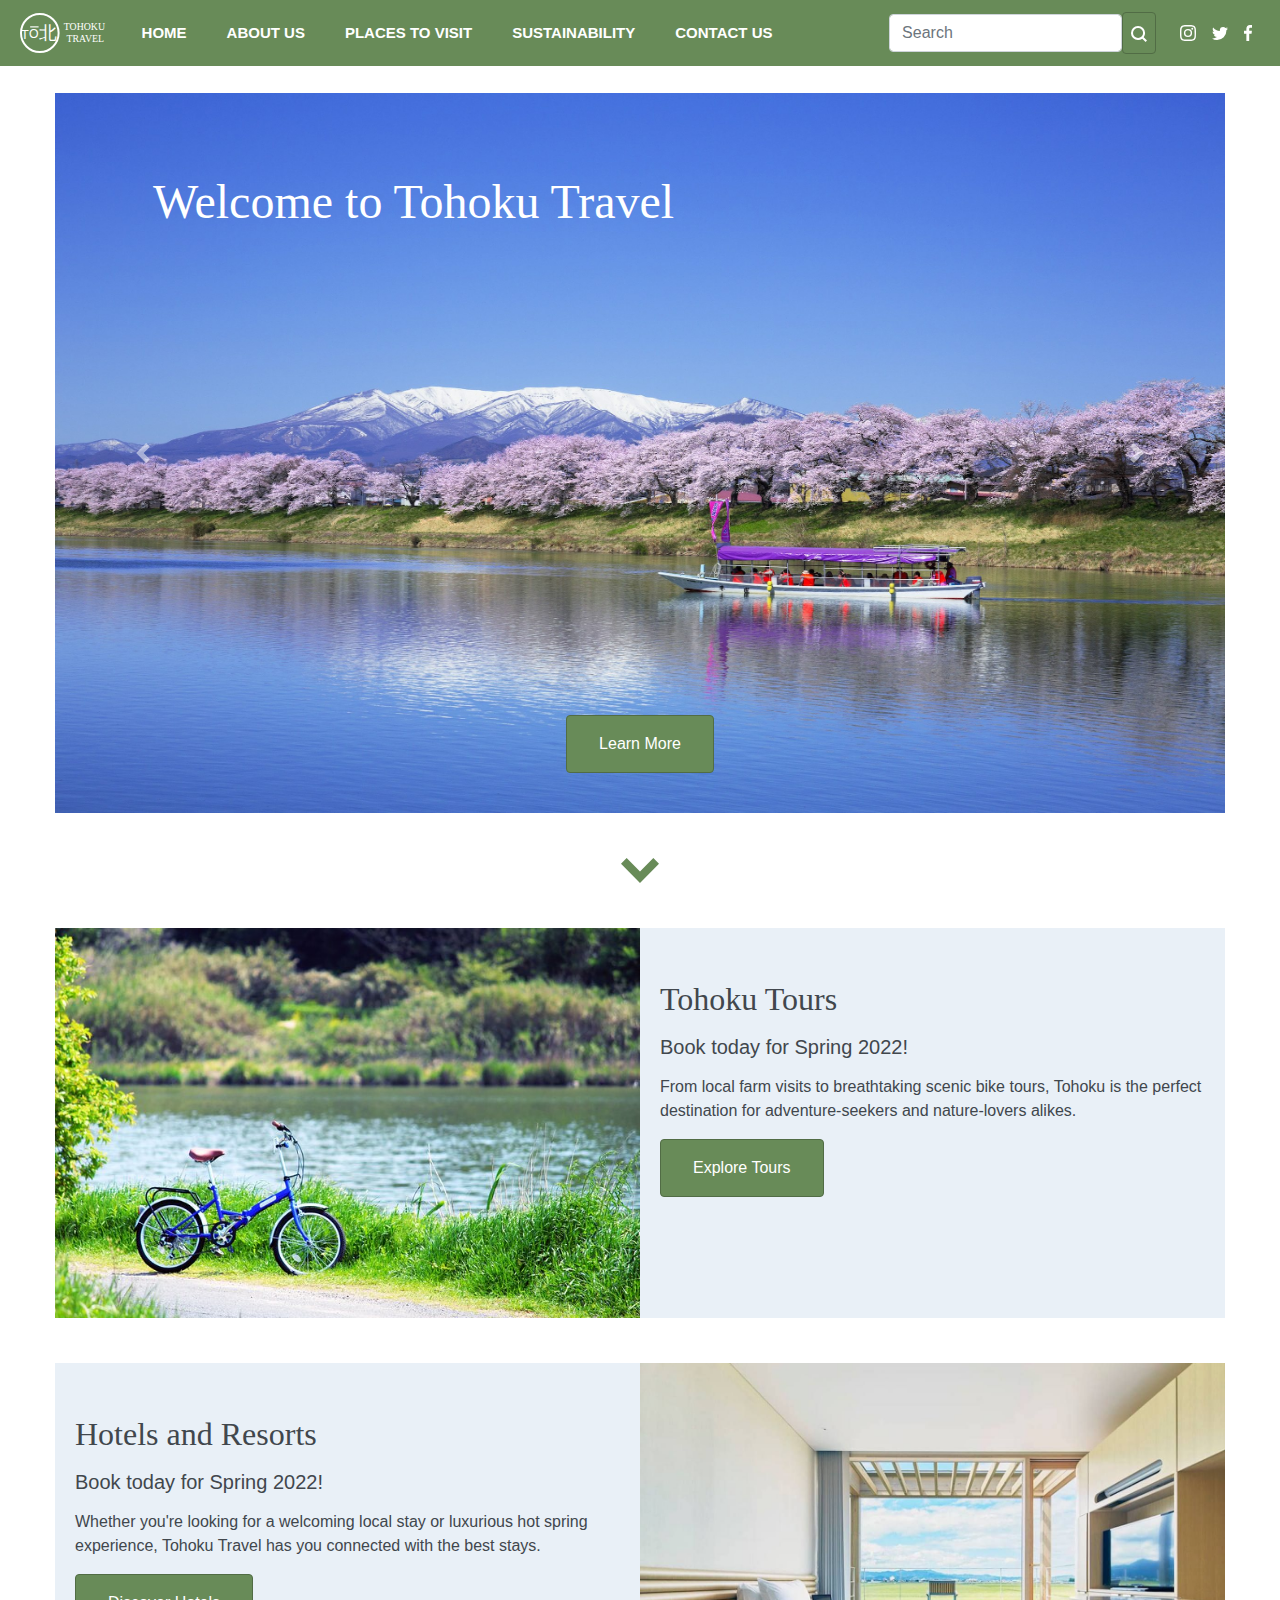
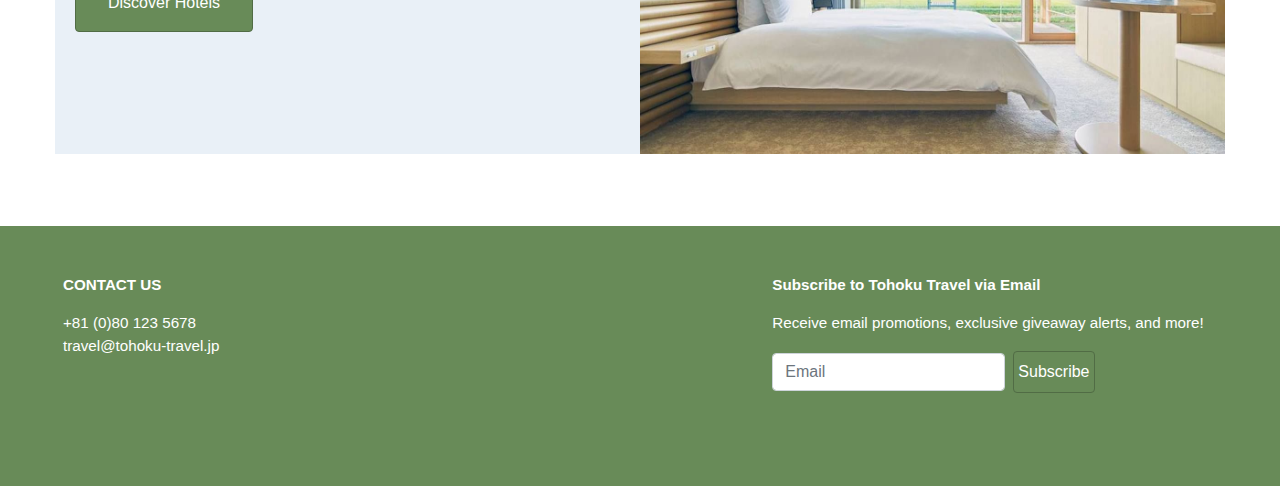
<file: index.html>
<!DOCTYPE html>
<html lang="en">
  <head>
    <meta charset="UTF-8" />
    <meta http-equiv="X-UA-Compatible" content="IE=edge" />
    <meta name="viewport" content="width=device-width, initial-scale=1.0" />
    <title>Tohoku Travel - Home</title>

    <!-- Bootstrap CSS -->
    <link
      rel="stylesheet"
      href="https://maxcdn.bootstrapcdn.com/bootstrap/4.0.0/css/bootstrap.min.css"
      integrity="sha384-Gn5384xqQ1aoWXA+058RXPxPg6fy4IWvTNh0E263XmFcJlSAwiGgFAW/dAiS6JXm"
      crossorigin="anonymous"
    />

    <!-- Assets CSS -->
    <link rel="stylesheet" href="style.css" />

    <!-- Google Fonts -->
  </head>
  <body>
    <!-- Navbar -->
    <!-- logo -->
    <nav class="navbar navbar-expand-lg navbar-light">
      <a href="#tours"><img id="logo" src="Assets/logo.svg" /></a>
      <button
        class="navbar-toggler"
        type="button"
        data-toggle="collapse"
        data-target="#navbarSupportedContent"
        aria-controls="navbarSupportedContent"
        aria-expanded="false"
        aria-label="Toggle navigation"
      >
        <span class="navbar-toggler-icon"></span>
      </button>

      <div class="collapse navbar-collapse" id="navbarSupportedContent">
        <ul class="navbar-nav mr-auto">
          <li class="nav-item">
            <a
              class="nav-link"
              href="https://sharlenemay.github.io/tohoku-travel/index.html"
              >Home</a
            >
          </li>
          <li class="nav-item">
            <a
              class="nav-link"
              href="https://sharlenemay.github.io/tohoku-travel/about.html"
              >About Us</a
            >
          </li>
          <li class="nav-item">
            <a
              class="nav-link"
              href="https://sharlenemay.github.io/tohoku-travel/places.html"
              >Places to Visit</a
            >
          </li>
          <!-- <li class="nav-item">
            <a
              class="nav-link"
              href="https://sharlenemay.github.io/tohoku-travel/book.html"
              >Book Your Stay</a
            >
          </li> -->
          <li class="nav-item">
            <a
              class="nav-link"
              href="https://sharlenemay.github.io/tohoku-travel/sustainability.html"
              >Sustainability</a
            >
          </li>
          <li class="nav-item">
            <a
              class="nav-link"
              href="https://sharlenemay.github.io/tohoku-travel/contact.html"
              >Contact Us</a
            >
          </li>
        </ul>
        <form class="form-inline my-2 my-lg-0">
          <input
            id="search-bar"
            class="form-control mr-sm-2"
            type="search"
            placeholder="Search"
            aria-label="Search"
          />
          <button class="btn my-2 my-sm-0" type="submit" id="search-btn">
            <img src="search.svg" alt="search">
          </button>
        </form>
        <!-- social icons -->
        <a href="https://instagram.com" target="_blank"><img class="socials" src="insta.svg" alt="instagram"></a>
        <a href="https://twitter.com" target="_blank"><img class="socials" src="twitter.svg" alt="twitter"></a>
        <a href="https://facebook.com" target="_blank"><img class="fb" src="facebook.svg"></a>
      </div>
    </nav>

    <!-- image carousel -->

    <div class="container">
      <div
        id="carouselExampleIndicators"
        class="carousel slide row"
        data-ride="carousel"
      >
        <div class="carousel-inner">
          <div class="carousel-item active">
            <div class="hero-caption">
              <h1>Welcome to Tohoku Travel</h1>
            </div>
            <img
              class="d-block w-100"
              src="Assets/miyagi-tohoku-cnn.jpeg"
              alt="https://www.cnn.com/travel/article/tohoku-natural-attractions/index.html"
            />
            <div class="carousel-caption d-none d-md-block">
              <a href="https://sharlenemay.github.io/tohoku-travel/about.html"
                ><button class="btn my-2 my-sm-0" type="submit">
                  Learn More
                </button></a
              >
            </div>
          </div>
          <div class="carousel-item">
            <div class="hero-caption">
              <h1>Welcome to Tohoku Travel</h1>
            </div>
            <img
              class="d-block w-100"
              src="Assets/tohoku-landing image.jpeg"
              alt="https://cruiseportnavigation.com/guide/tohoku-region.html"
            />
            <div class="carousel-caption d-none d-md-block">
              <a href="https://sharlenemay.github.io/tohoku-travel/about.html"
                ><button class="btn my-2 my-sm-0" type="submit">
                  Learn More
                </button></a
              >
            </div>
          </div>
          <div class="carousel-item">
            <div class="hero-caption">
              <h1>Welcome to Tohoku Travel</h1>
            </div>
            <img
              class="d-block w-100"
              src="Assets/notoya-ryokan-ginzan-onsen.jpeg"
              alt="https://www.nippon.com/en/guide-to-japan/gu005013/soaking-in-history-at-ginzan-hot-springs.html"
            />
            <div class="carousel-caption d-none d-md-block">
              <a href="https://sharlenemay.github.io/tohoku-travel/about.html"
                ><button class="btn my-2 my-sm-0" type="submit">
                  Learn More
                </button></a
              >
            </div>
          </div>
        </div>
        <a
          class="carousel-control-prev"
          href="#carouselExampleIndicators"
          role="button"
          data-slide="prev"
        >
          <span class="carousel-control-prev-icon" aria-hidden="true"></span>
          <span class="sr-only">Previous</span>
        </a>
        <a
          class="carousel-control-next"
          href="#carouselExampleIndicators"
          role="button"
          data-slide="next"
        >
          <span class="carousel-control-next-icon" aria-hidden="true"></span>
          <span class="sr-only">Next</span>
        </a>
      </div>
    </div>

    <!-- down arrow -->
    <div class="container down-arrow">
      <div class="row">
        <div class="col align-self-center">
          <a href="#tours"
            ><img class="icon" id="arrow" src="arrow.svg" alt="arrow"
          /></a>
        </div>
      </div>
    </div>

    <!-- tohoku tours -->
    <div class="container" id="tours">
      <div class="row">
        <img
          class="col-xs-12 col-sm-12 col-md-12 col-xl-6 img-responsive center hotels-and-tours"
          src="Assets/akita-cycling-tour.jpeg"
          alt="https://www.tripadvisor.com/AttractionProductReview-g1022324-d23232491-Cycling_and_Food_Tour_with_Guide_from_Akita-Semboku_Akita_Prefecture_Tohoku.html"
        />
        <div
          class="col-xs-12 col-sm-12 col-md-12 col-xl-6"
          id="tours-card-text"
        >
          <div class="card-body margin-top-one">
            <h2 class="intro margin-top-one">Tohoku Tours</h2>
            <h5 class="card-text margin-top-one">
              Book today for Spring 2022!
            </h5>
            <p class="card-text margin-top-one">
              From local farm visits to breathtaking scenic bike tours, Tohoku is the perfect destination for adventure-seekers and nature-lovers alikes.
            </p>
            <a href="https://sharlenemay.github.io/tohoku-travel/places.html"><button class="btn my-2 my-sm-0" type="submit">
              Explore Tours
            </button></a>
          </div>
        </div>
      </div>
    </div>

    <!-- hotels and resorts -->
    <div class="container" id="hotels">
      <div class="row">
        <div
          class="col-xs-12 col-sm-12 col-md-12 col-xl-6"
          id="hotels-card-text"
        >
          <div class="card-body margin-top-one">
            <h2 class="intro margin-top-one">Hotels and Resorts</h2>
            <h5 class="card-text margin-top-one">
              Book today for Spring 2022!
            </h5>
            <p class="card-text margin-top-one">
              Whether you're looking for a welcoming local stay or luxurious hot spring experience, Tohoku Travel has you connected with the best stays.
            </p>
            <a href="https://www.tripadvisor.com/Hotels-g298237-Tohoku-Hotels.html" target="_blank">
              <button class="btn my-2 my-sm-0 margin-top-one" type="submit">
                Discover Hotels
              </button>
            </a>
          </div>
        </div>
        <img
          class="col-xs-12 col-sm-12 col-md-12 col-xl-6 img-responsive center hotels-and-tours"
          src="Assets/Shonai-Hotel-Suiden-Terrasse.jpeg"
          alt="https://matadornetwork.com/read/tohoku-japan-travel/"
        />
      </div>
    </div>
    <!-- instagram -->

    <!-- footer -->
    <footer class="footer" id="footer-padding">
      <div class="container-fluid">
        <div class="row">
          <div class="col">
            <div class="column-title">Contact Us</div>
            <div class="footer-text margin-top-one">
              +81 (0)80 123 5678 <br />travel@tohoku-travel.jp
            </div>
          </div>
          <div class="col">
            <!-- <div class="column-title">Customer Service</div>
            <div class="footer-text margin-top-one">
              <a href="#footer">Contact Us</a>
            </div>
            <div class="footer-text">
              <a href="#footer">Billing Information</a>
            </div>
            <div class="footer-text">
              <a href="#footer">Reservation Inquiries</a>
            </div>
            <div class="footer-text"><a href="#footer">FAQ</a></div> -->
          </div>
          <div class="col">
            <!-- <div class="column-title">Information</div>
            <div class="footer-text margin-top-one">
              <a href="#footer">About Tohoku Travel</a>
            </div>
            <div class="footer-text"><a href="#footer">Privacy Policy</a></div>
            <div class="footer-text">
              <a href="#footer">Terms & Conditions</a>
            </div>
            <div class="footer-text"><a href="#footer">Press Inquiries</a></div> -->
          </div>
          <div class="col-md-5">
            <div class="subscribe-form-title">
              Subscribe to Tohoku Travel via Email
            </div>
            <div class="subscribe-text margin-top-one">
              Receive email promotions, exclusive giveaway alerts, and more!
            </div>

            <div class="margin-top-one">
              <form class="form-inline my-2 my-lg-0" id="subscribe">
                <input
                  class="form-control mr-sm-2"
                  type="search"
                  placeholder="Email"
                  aria-label="email"
                />
                <button
                  class="btn my-2 my-sm-0"
                  id="subscribe-button"
                  type="submit"
                >
                  Subscribe
                </button>
              </form>
            </div>
          </div>
        </div>
      </div>
    </footer>

    <!-- optional javascript -->
    <!-- jQuery first, then Popper.js, then Bootstrap JS -->
    <script
      src="https://code.jquery.com/jquery-3.2.1.slim.min.js"
      integrity="sha384-KJ3o2DKtIkvYIK3UENzmM7KCkRr/rE9/Qpg6aAZGJwFDMVNA/GpGFF93hXpG5KkN"
      crossorigin="anonymous"
    ></script>
    <script
      src="https://cdnjs.cloudflare.com/ajax/libs/popper.js/1.12.9/umd/popper.min.js"
      integrity="sha384-ApNbgh9B+Y1QKtv3Rn7W3mgPxhU9K/ScQsAP7hUibX39j7fakFPskvXusvfa0b4Q"
      crossorigin="anonymous"
    ></script>
    <script
      src="https://maxcdn.bootstrapcdn.com/bootstrap/4.0.0/js/bootstrap.min.js"
      integrity="sha384-JZR6Spejh4U02d8jOt6vLEHfe/JQGiRRSQQxSfFWpi1MquVdAyjUar5+76PVCmYl"
      crossorigin="anonymous"
    ></script>
  </body>
</html>
</file>
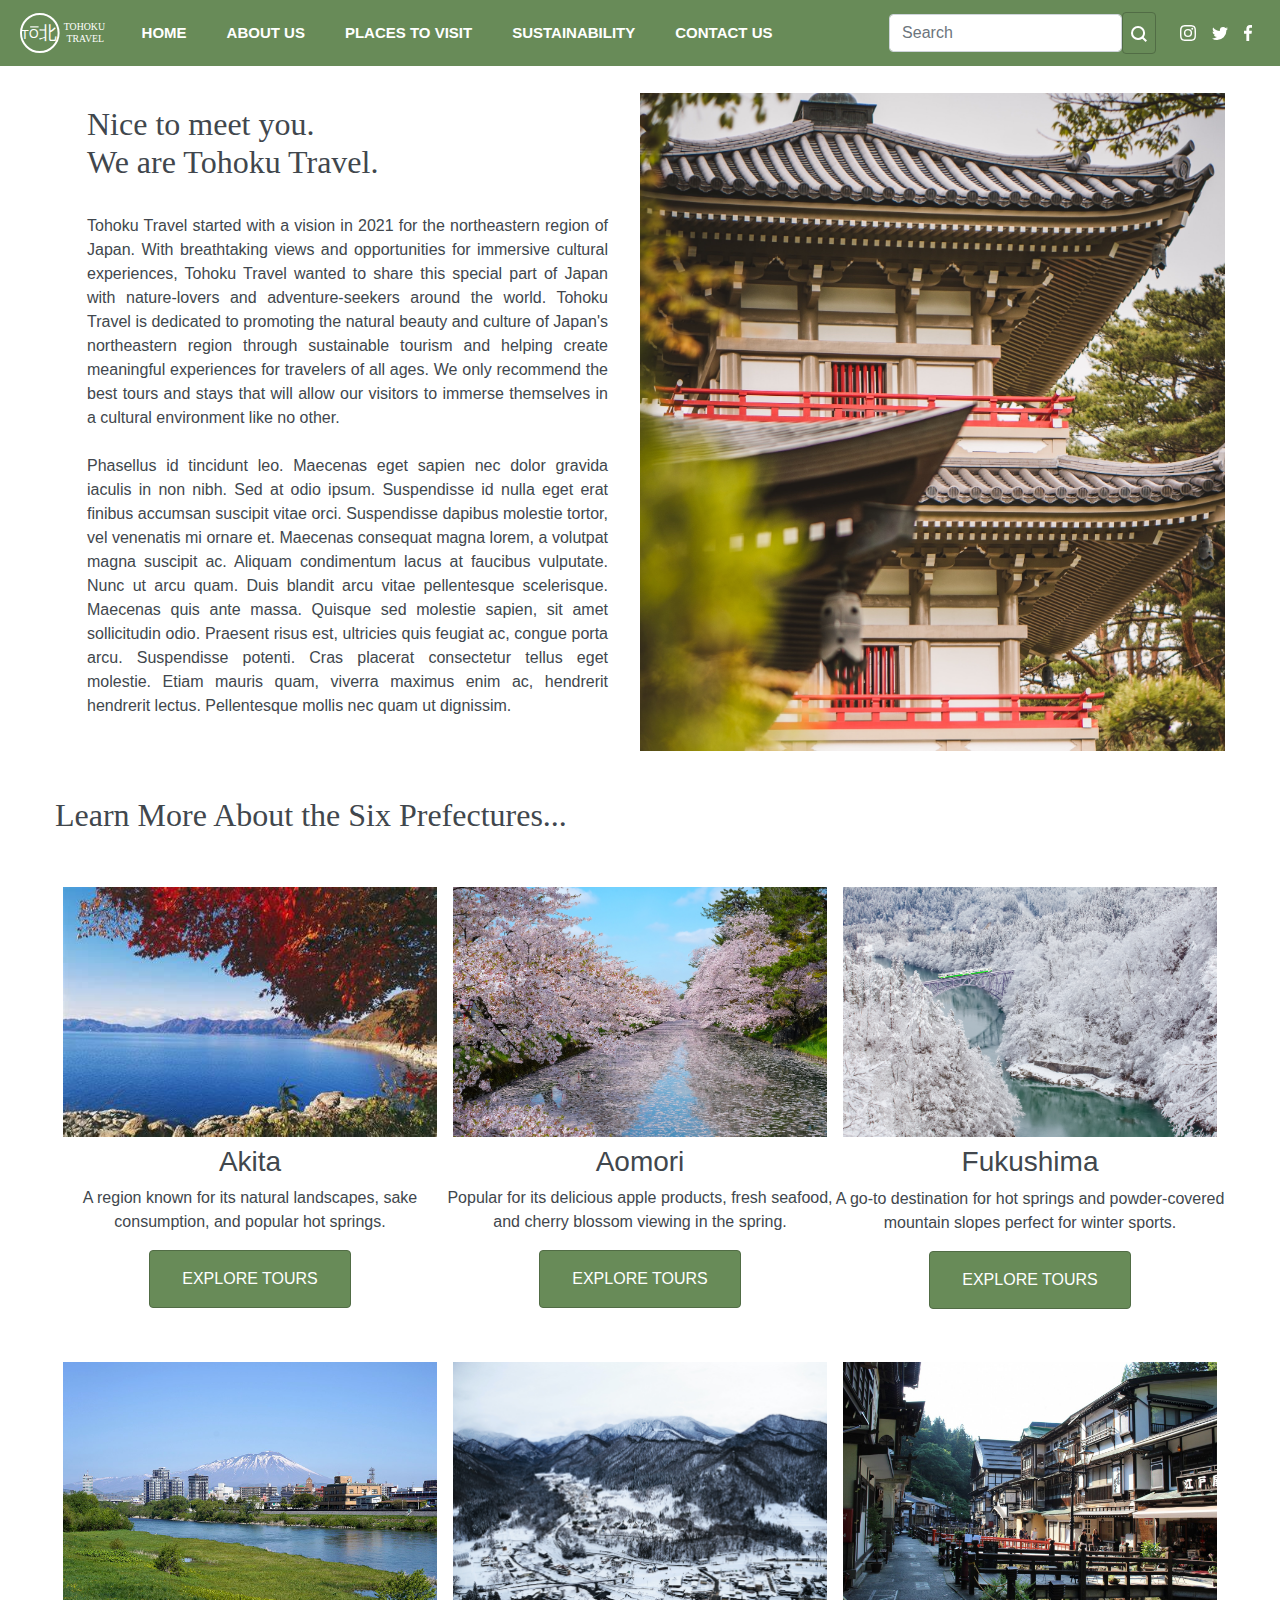
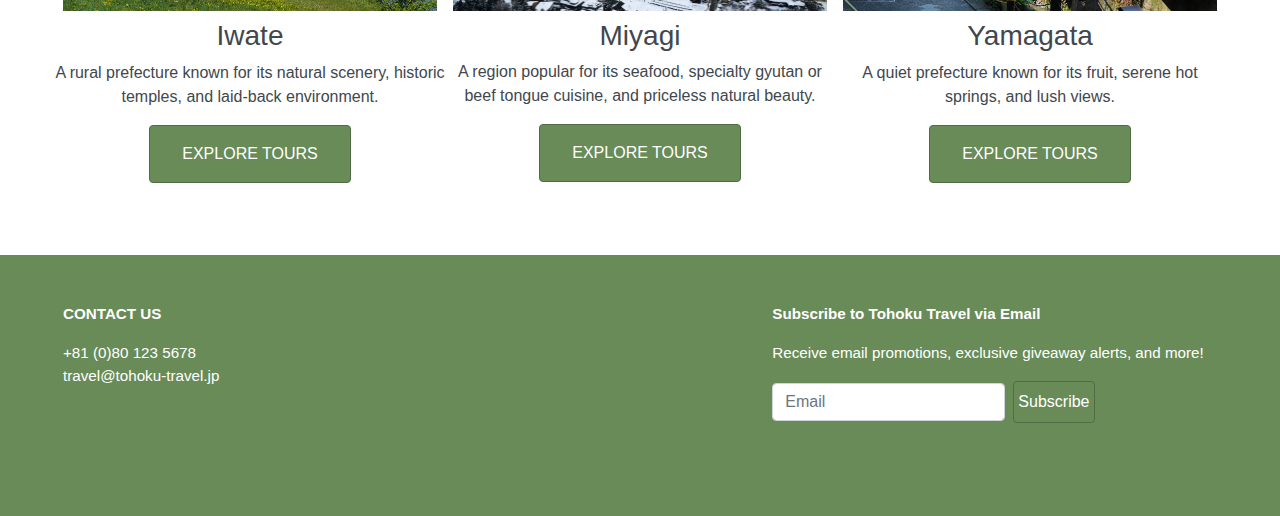
<file: about.html>
<!DOCTYPE html>
<html lang="en">
  <head>
    <meta charset="UTF-8" />
    <meta http-equiv="X-UA-Compatible" content="IE=edge" />
    <meta name="viewport" content="width=device-width, initial-scale=1.0" />
    <title>Tohoku Travel - About</title>

    <!-- Bootstrap CSS -->
    <link
      rel="stylesheet"
      href="https://maxcdn.bootstrapcdn.com/bootstrap/4.0.0/css/bootstrap.min.css"
      integrity="sha384-Gn5384xqQ1aoWXA+058RXPxPg6fy4IWvTNh0E263XmFcJlSAwiGgFAW/dAiS6JXm"
      crossorigin="anonymous"
    />

    <!-- Assets CSS -->
    <link rel="stylesheet" href="style.css" />

    <!-- Google Fonts -->
  </head>
  <body>
    <a id="top"></a>
    <!-- Navbar -->
    <!-- logo -->
    <nav class="navbar navbar-expand-lg navbar-light">
      <a href="#tours"><img id="logo" src="Assets/logo.svg" /></a>
      <button
        class="navbar-toggler"
        type="button"
        data-toggle="collapse"
        data-target="#navbarSupportedContent"
        aria-controls="navbarSupportedContent"
        aria-expanded="false"
        aria-label="Toggle navigation"
      >
        <span class="navbar-toggler-icon"></span>
      </button>

      <div class="collapse navbar-collapse" id="navbarSupportedContent">
        <ul class="navbar-nav mr-auto">
          <li class="nav-item">
            <a
              class="nav-link"
              href="https://sharlenemay.github.io/tohoku-travel/index.html"
              >Home</a
            >
          </li>
          <li class="nav-item">
            <a
              class="nav-link"
              href="https://sharlenemay.github.io/tohoku-travel/about.html"
              >About Us</a
            >
          </li>
          <li class="nav-item">
            <a
              class="nav-link"
              href="https://sharlenemay.github.io/tohoku-travel/places.html"
              >Places to Visit</a
            >
          </li>
          <!-- <li class="nav-item">
            <a
              class="nav-link"
              href="https://sharlenemay.github.io/tohoku-travel/book.html"
              >Book Your Stay</a
            >
          </li> -->
          <li class="nav-item">
            <a
              class="nav-link"
              href="https://sharlenemay.github.io/tohoku-travel/sustainability.html"
              >Sustainability</a
            >
          </li>
          <li class="nav-item">
            <a
              class="nav-link"
              href="https://sharlenemay.github.io/tohoku-travel/contact.html"
              >Contact Us</a
            >
          </li>
        </ul>
        <form class="form-inline my-2 my-lg-0">
          <input
            id="search-bar"
            class="form-control mr-sm-2"
            type="search"
            placeholder="Search"
            aria-label="Search"
          />
          <button class="btn my-2 my-sm-0" type="submit" id="search-btn">
            <img src="search.svg" alt="search" />
          </button>
        </form>
        <!-- social icons -->
        <a href="https://instagram.com" target="_blank"
          ><img class="socials" src="insta.svg" alt="instagram"
        /></a>
        <a href="https://twitter.com" target="_blank"
          ><img class="socials" src="twitter.svg" alt="twitter"
        /></a>
        <a href="https://facebook.com" target="_blank"
          ><img class="fb" src="facebook.svg"
        /></a>
      </div>
    </nav>

    <!-- about hero -->
    <div class="container" id="about">
      <div class="row">
        <div class="col-xs-12 col-sm-12 col-md-12 col-xl-6">
          <h2 class="about">Nice to meet you. <br />We are Tohoku Travel.</h2>
          <p class="about">
            Tohoku Travel started with a vision in 2021 for the northeastern
            region of Japan. With breathtaking views and opportunities for
            immersive cultural experiences, Tohoku Travel wanted to share this
            special part of Japan with nature-lovers and adventure-seekers
            around the world. Tohoku Travel is dedicated to promoting the
            natural beauty and culture of Japan's northeastern region through
            sustainable tourism and helping create meaningful experiences for
            travelers of all ages. We only recommend the best tours and stays
            that will allow our visitors to immerse themselves in a cultural
            environment like no other.
            <br /><br />
            Phasellus id tincidunt leo. Maecenas eget sapien nec dolor gravida
            iaculis in non nibh. Sed at odio ipsum. Suspendisse id nulla eget
            erat finibus accumsan suscipit vitae orci. Suspendisse dapibus
            molestie tortor, vel venenatis mi ornare et. Maecenas consequat
            magna lorem, a volutpat magna suscipit ac. Aliquam condimentum lacus
            at faucibus vulputate. Nunc ut arcu quam. Duis blandit arcu vitae
            pellentesque scelerisque. Maecenas quis ante massa. Quisque sed
            molestie sapien, sit amet sollicitudin odio. Praesent risus est,
            ultricies quis feugiat ac, congue porta arcu. Suspendisse potenti.
            Cras placerat consectetur tellus eget molestie. Etiam mauris quam,
            viverra maximus enim ac, hendrerit hendrerit lectus. Pellentesque
            mollis nec quam ut dignissim.
          </p>
        </div>
        <img
          class="col-xs-12 col-sm-12 col-md-12 col-xl-6"
          src="Assets/rogerio-toledo-1aJFTAvFsGo-unsplash.jpg"
          alt="https://www.tripadvisor.com/AttractionProductReview-g1022324-d23232491-Cycling_and_Food_Tour_with_Guide_from_Akita-Semboku_Akita_Prefecture_Tohoku.html"
        />
      </div>
    </div>

    <!-- six prefectures -->
    <div class="container">
      <div class="row">
        <h2 id="six-prefectures">Learn More About the Six Prefectures...</h2>
      </div>
    </div>

    <div class="container">
      <div class="row">
        <div class="col-xs-12 col-sm-12 col-md-4 col-xl-4 prefectures">
          <img
            class="img-fluid"
            src="Assets/akita-japan.jpeg"
            alt="https://en.japantravel.com/akita/top-10/39249"
          />
          <h3>Akita</h3>
          <p>
            A region known for its natural landscapes, sake consumption, and
            popular hot springs.
          </p>
          <a
            href="https://sharlenemay.github.io/tohoku-travel/places.html#akita"
            class="btn btn-primary"
            >EXPLORE TOURS</a
          >
        </div>
        <div class="col-xs-12 col-sm-12 col-md-4 col-xl-4 prefectures">
          <img
            class="img-fluid"
            src="Assets/aomori.jpeg"
            alt="https://theculturetrip.com/asia/japan/articles/japans-cherry-blossom-trees-are-about-to-explode-into-life/"
          />
          <h3>Aomori</h3>
          <p>
            Popular for its delicious apple products, fresh seafood, and cherry
            blossom viewing in the spring.
          </p>
          <a
            href="https://sharlenemay.github.io/tohoku-travel/places.html#aomori"
            class="btn btn-primary"
            >EXPLORE TOURS</a
          >
        </div>
        <div class="col-xs-12 col-sm-12 col-md-4 col-xl-4 prefectures">
          <img
            class="img-fluid"
            src="Assets/fukushima.jpeg"
            alt="https://www.cnn.com/travel/article/fukushima-japan-tourism/index.html"
          />
          <h3>Fukushima</h3>
          <p>
            A go-to destination for hot springs and powder-covered mountain
            slopes perfect for winter sports.
          </p>
          <a
            href="https://sharlenemay.github.io/tohoku-travel/places.html#fukushima"
            class="btn btn-primary"
            >EXPLORE TOURS</a
          >
        </div>
      </div>
      <div class="row">
        <div class="col-xs-12 col-sm-12 col-md-4 col-xl-4 prefectures">
          <img
            class="img-fluid"
            src="Assets/iwate.jpeg"
            alt="https://en.wikivoyage.org/wiki/Iwate"
          />
          <h3>Iwate</h3>
          <p>
            A rural prefecture known for its natural scenery, historic temples,
            and laid-back environment.
          </p>
          <a
            href="https://sharlenemay.github.io/tohoku-travel/places.html#iwate"
            class="btn btn-primary"
            >EXPLORE TOURS</a
          >
        </div>
        <div class="col-xs-12 col-sm-12 col-md-4 col-xl-4 prefectures">
          <img
            class="img-fluid"
            src="Assets/denise-metz-9l9PQumiRZc-unsplash.jpg"
            alt="miyagi"
          />
          <h3>Miyagi</h3>
          <p>
            A region popular for its seafood, specialty gyutan or beef tongue
            cuisine, and priceless natural beauty.
          </p>
          <a
            href="https://sharlenemay.github.io/tohoku-travel/places.html#miyagi"
            class="btn btn-primary"
            >EXPLORE TOURS</a
          >
        </div>
        <div class="col-xs-12 col-sm-12 col-md-4 col-xl-4 prefectures">
          <img
            class="img-fluid"
            src="Assets/yamagata-ginzan-onsen-175727.jpeg"
            alt="http://guideandante.com/tour/yamagata.html"
          />
          <h3>Yamagata</h3>
          <p>
            A quiet prefecture known for its fruit, serene hot springs, and lush
            views.
          </p>
          <a
            href="https://sharlenemay.github.io/tohoku-travel/places.html#yamagata"
            class="btn btn-primary"
            >EXPLORE TOURS</a
          >
        </div>
      </div>
    </div>

    <!-- footer -->
    <footer class="footer" id="footer-padding">
      <div class="container-fluid">
        <div class="row">
          <div class="col">
            <div class="column-title">Contact Us</div>
            <div class="footer-text margin-top-one">
              +81 (0)80 123 5678 <br />travel@tohoku-travel.jp
            </div>
          </div>
          <div class="col">
            <!-- <div class="column-title">Customer Service</div>
            <div class="footer-text margin-top-one">
              <a href="#footer">Contact Us</a>
            </div>
            <div class="footer-text">
              <a href="#footer">Billing Information</a>
            </div>
            <div class="footer-text">
              <a href="#footer">Reservation Inquiries</a>
            </div>
            <div class="footer-text"><a href="#footer">FAQ</a></div> -->
          </div>
          <div class="col">
            <!-- <div class="column-title">Information</div>
            <div class="footer-text margin-top-one">
              <a href="#footer">About Tohoku Travel</a>
            </div>
            <div class="footer-text"><a href="#footer">Privacy Policy</a></div>
            <div class="footer-text">
              <a href="#footer">Terms & Conditions</a>
            </div>
            <div class="footer-text"><a href="#footer">Press Inquiries</a></div> -->
          </div>
          <div class="col-md-5">
            <div class="subscribe-form-title">
              Subscribe to Tohoku Travel via Email
            </div>
            <div class="subscribe-text margin-top-one">
              Receive email promotions, exclusive giveaway alerts, and more!
            </div>

            <div class="margin-top-one">
              <form class="form-inline my-2 my-lg-0" id="subscribe">
                <input
                  class="form-control mr-sm-2"
                  type="search"
                  placeholder="Email"
                  aria-label="email"
                />
                <button
                  class="btn my-2 my-sm-0"
                  id="subscribe-button"
                  type="submit"
                >
                  Subscribe
                </button>
              </form>
            </div>
          </div>
        </div>
      </div>
    </footer>
  </body>
</html>
</file>
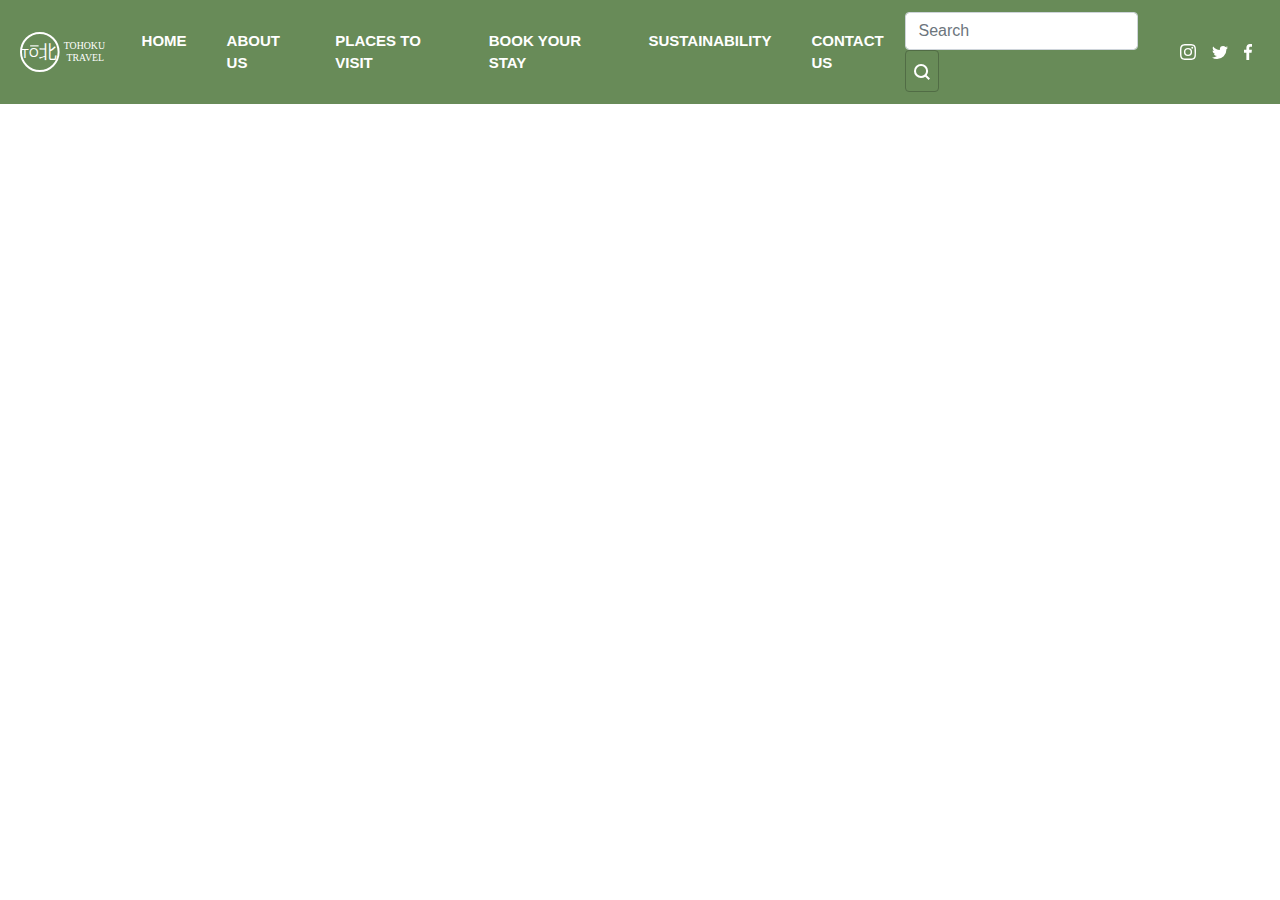
<file: book.html>
<!DOCTYPE html>
<html lang="en">
  <head>
    <meta charset="UTF-8" />
    <meta http-equiv="X-UA-Compatible" content="IE=edge" />
    <meta name="viewport" content="width=device-width, initial-scale=1.0" />
    <title>Tohoku Travel - Book</title>

    <!-- Bootstrap CSS -->
    <link
      rel="stylesheet"
      href="https://maxcdn.bootstrapcdn.com/bootstrap/4.0.0/css/bootstrap.min.css"
      integrity="sha384-Gn5384xqQ1aoWXA+058RXPxPg6fy4IWvTNh0E263XmFcJlSAwiGgFAW/dAiS6JXm"
      crossorigin="anonymous"
    />

    <!-- Assets CSS -->
    <link rel="stylesheet" href="style.css" />

    <!-- Google Fonts -->
  </head>
  <body>
    <!-- Navbar -->
    <!-- logo -->
    <nav class="navbar navbar-expand-lg navbar-light">
      <a href="#tours"><img id="logo" src="Assets/logo.svg" /></a>
      <button
        class="navbar-toggler"
        type="button"
        data-toggle="collapse"
        data-target="#navbarSupportedContent"
        aria-controls="navbarSupportedContent"
        aria-expanded="false"
        aria-label="Toggle navigation"
      >
        <span class="navbar-toggler-icon"></span>
      </button>

      <div class="collapse navbar-collapse" id="navbarSupportedContent">
        <ul class="navbar-nav mr-auto">
          <li class="nav-item">
            <a
              class="nav-link"
              href="https://sharlenemay.github.io/tohoku-travel/index.html"
              >Home</a
            >
          </li>
          <li class="nav-item">
            <a
              class="nav-link"
              href="https://sharlenemay.github.io/tohoku-travel/about.html"
              >About Us</a
            >
          </li>
          <li class="nav-item">
            <a
              class="nav-link"
              href="https://sharlenemay.github.io/tohoku-travel/places.html"
              >Places to Visit</a
            >
          </li>
          <li class="nav-item">
            <a
              class="nav-link"
              href="https://sharlenemay.github.io/tohoku-travel/book.html"
              >Book Your Stay</a
            >
          </li>
          <li class="nav-item">
            <a
              class="nav-link"
              href="https://sharlenemay.github.io/tohoku-travel/sustainability.html"
              >Sustainability</a
            >
          </li>
          <li class="nav-item">
            <a
              class="nav-link"
              href="https://sharlenemay.github.io/tohoku-travel/contact.html"
              >Contact Us</a
            >
          </li>
        </ul>
        <form class="form-inline my-2 my-lg-0">
          <input
            id="search-bar"
            class="form-control mr-sm-2"
            type="search"
            placeholder="Search"
            aria-label="Search"
          />
          <button class="btn my-2 my-sm-0" type="submit" id="search-btn">
            <img src="search.svg" alt="search">
          </button>
        </form>
        <!-- social icons -->
        <a href="https://instagram.com" target="_blank"><img class="socials" src="insta.svg" alt="instagram"></a>
        <a href="https://twitter.com" target="_blank"><img class="socials" src="twitter.svg" alt="twitter"></a>
        <a href="https://facebook.com" target="_blank"><img class="fb" src="facebook.svg"></a>
      </div>
    </nav>


  </body>
</html>
</file>
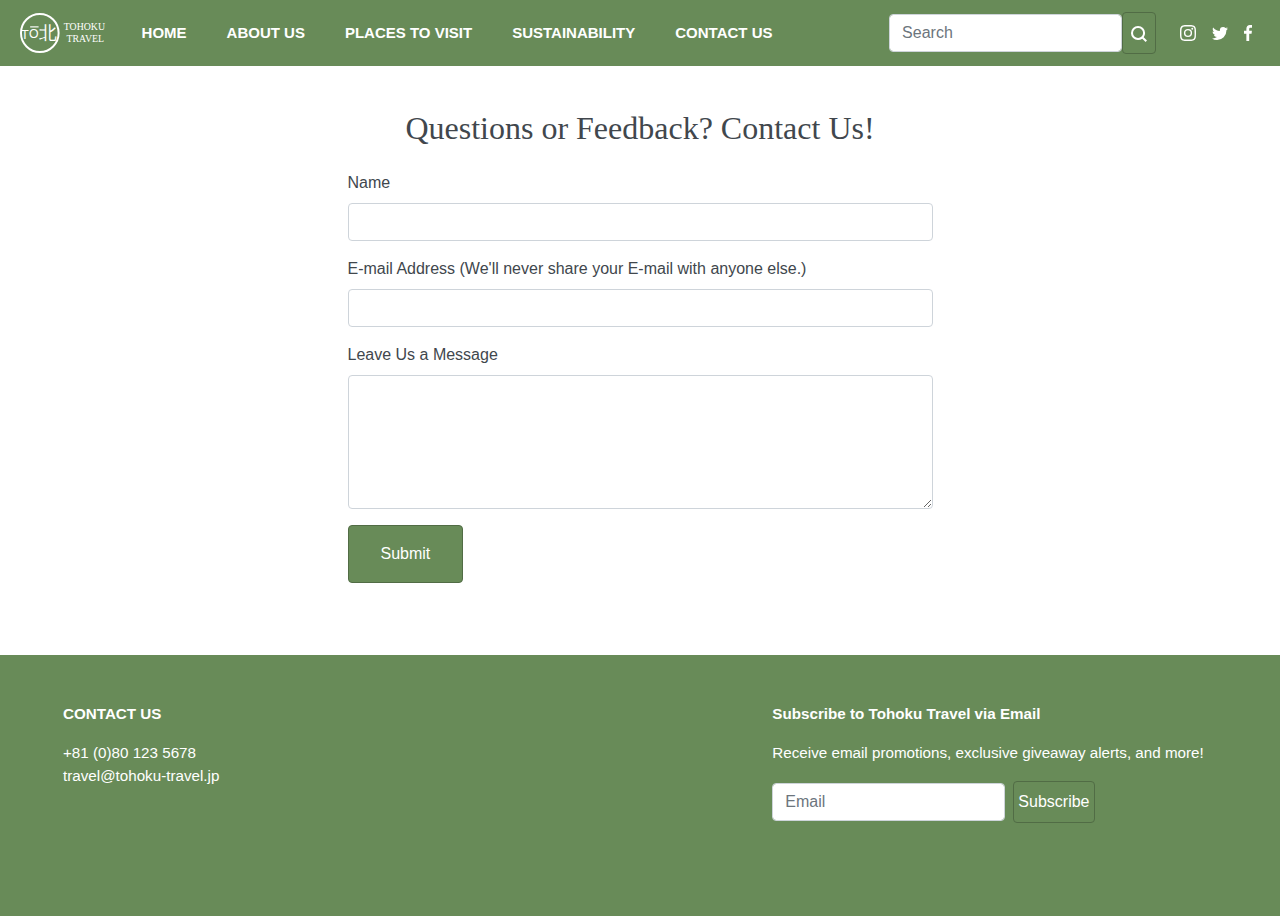
<file: contact.html>
<!DOCTYPE html>
<html lang="en">
  <head>
    <meta charset="UTF-8" />
    <meta http-equiv="X-UA-Compatible" content="IE=edge" />
    <meta name="viewport" content="width=device-width, initial-scale=1.0" />
    <title>Tohoku Travel - Contact</title>

    <!-- Bootstrap CSS -->
    <link
      rel="stylesheet"
      href="https://maxcdn.bootstrapcdn.com/bootstrap/4.0.0/css/bootstrap.min.css"
      integrity="sha384-Gn5384xqQ1aoWXA+058RXPxPg6fy4IWvTNh0E263XmFcJlSAwiGgFAW/dAiS6JXm"
      crossorigin="anonymous"
    />

    <!-- Assets CSS -->
    <link rel="stylesheet" href="style.css" />

    <!-- Google Fonts -->
  </head>
  <body>
    <!-- Navbar -->
    <!-- logo -->
    <nav class="navbar navbar-expand-lg navbar-light">
      <a href="#tours"><img id="logo" src="Assets/logo.svg" /></a>
      <button
        class="navbar-toggler"
        type="button"
        data-toggle="collapse"
        data-target="#navbarSupportedContent"
        aria-controls="navbarSupportedContent"
        aria-expanded="false"
        aria-label="Toggle navigation"
      >
        <span class="navbar-toggler-icon"></span>
      </button>

      <div class="collapse navbar-collapse" id="navbarSupportedContent">
        <ul class="navbar-nav mr-auto">
          <li class="nav-item">
            <a
              class="nav-link"
              href="https://sharlenemay.github.io/tohoku-travel/index.html"
              >Home</a
            >
          </li>
          <li class="nav-item">
            <a
              class="nav-link"
              href="https://sharlenemay.github.io/tohoku-travel/about.html"
              >About Us</a
            >
          </li>
          <li class="nav-item">
            <a
              class="nav-link"
              href="https://sharlenemay.github.io/tohoku-travel/places.html"
              >Places to Visit</a
            >
          </li>
          <!-- <li class="nav-item">
            <a
              class="nav-link"
              href="https://sharlenemay.github.io/tohoku-travel/book.html"
              >Book Your Stay</a
            >
          </li> -->
          <li class="nav-item">
            <a
              class="nav-link"
              href="https://sharlenemay.github.io/tohoku-travel/sustainability.html"
              >Sustainability</a
            >
          </li>
          <li class="nav-item">
            <a
              class="nav-link"
              href="https://sharlenemay.github.io/tohoku-travel/contact.html"
              >Contact Us</a
            >
          </li>
        </ul>
        <form class="form-inline my-2 my-lg-0">
          <input
            id="search-bar"
            class="form-control mr-sm-2"
            type="search"
            placeholder="Search"
            aria-label="Search"
          />
          <button class="btn my-2 my-sm-0" type="submit" id="search-btn">
            <img src="search.svg" alt="search">
          </button>
        </form>
        <!-- social icons -->
        <a href="https://instagram.com" target="_blank"><img class="socials" src="insta.svg" alt="instagram"></a>
        <a href="https://twitter.com" target="_blank"><img class="socials" src="twitter.svg" alt="twitter"></a>
        <a href="https://facebook.com" target="_blank"><img class="fb" src="facebook.svg"></a>
      </div>
    </nav>
    <div class="container">
      <h2 id="contact">Questions or Feedback? Contact Us!</h2>
      <div class="row">
        <div class="col-xs-12 col-sm-12 col-md-3 col-xl-3">
        </div>
        <form class="col-xs-12 col-sm-12 col-md-6 col-xl-6">
          <div class="mb-3">
            <label for="Name" class="form-label">Name</label>
            <input
              type="text"
              class="form-control"
              id="Name"
              aria-describedby="Name"
            />
          </div>
          <div class="mb-3">
            <label for="exampleInputEmail1" class="form-label"
              >E-mail Address (We'll never share your E-mail with anyone
              else.)</label
            >
            <input
              type="email"
              class="form-control"
              id="exampleInputEmail1"
              aria-describedby="emailHelp"
            />
          </div>
          <div class="mb-3">
            <label for="Message" class="form-label">Leave Us a Message</label>
            <textarea
              class="form-control"
              rows="5"
              aria-label="With textarea"
            ></textarea>
          </div>
          <button type="submit" class="btn btn-primary">Submit</button>
        </form>
        <div class="col-xs-12 col-sm-12 col-md-3 col-xl-3">
        </div>
      </div>
    </div>

    <!-- footer -->
    <!-- footer -->
    <footer class="footer" id="footer-padding">
      <div class="container-fluid">
        <div class="row">
          <div class="col">
            <div class="column-title">Contact Us</div>
            <div class="footer-text margin-top-one">
              +81 (0)80 123 5678 <br />travel@tohoku-travel.jp
            </div>
          </div>
          <div class="col">
            <!-- <div class="column-title">Customer Service</div>
            <div class="footer-text margin-top-one">
              <a href="#footer">Contact Us</a>
            </div>
            <div class="footer-text">
              <a href="#footer">Billing Information</a>
            </div>
            <div class="footer-text">
              <a href="#footer">Reservation Inquiries</a>
            </div>
            <div class="footer-text"><a href="#footer">FAQ</a></div> -->
          </div>
          <div class="col">
            <!-- <div class="column-title">Information</div>
            <div class="footer-text margin-top-one">
              <a href="#footer">About Tohoku Travel</a>
            </div>
            <div class="footer-text"><a href="#footer">Privacy Policy</a></div>
            <div class="footer-text">
              <a href="#footer">Terms & Conditions</a>
            </div>
            <div class="footer-text"><a href="#footer">Press Inquiries</a></div> -->
          </div>
          <div class="col-md-5">
            <div class="subscribe-form-title">
              Subscribe to Tohoku Travel via Email
            </div>
            <div class="subscribe-text margin-top-one">
              Receive email promotions, exclusive giveaway alerts, and more!
            </div>

            <div class="margin-top-one">
              <form class="form-inline my-2 my-lg-0" id="subscribe">
                <input
                  class="form-control mr-sm-2"
                  type="search"
                  placeholder="Email"
                  aria-label="email"
                />
                <button
                  class="btn my-2 my-sm-0"
                  id="subscribe-button"
                  type="submit"
                >
                  Subscribe
                </button>
              </form>
            </div>
          </div>
        </div>
      </div>
    </footer>
  </body>
</html>
</file>
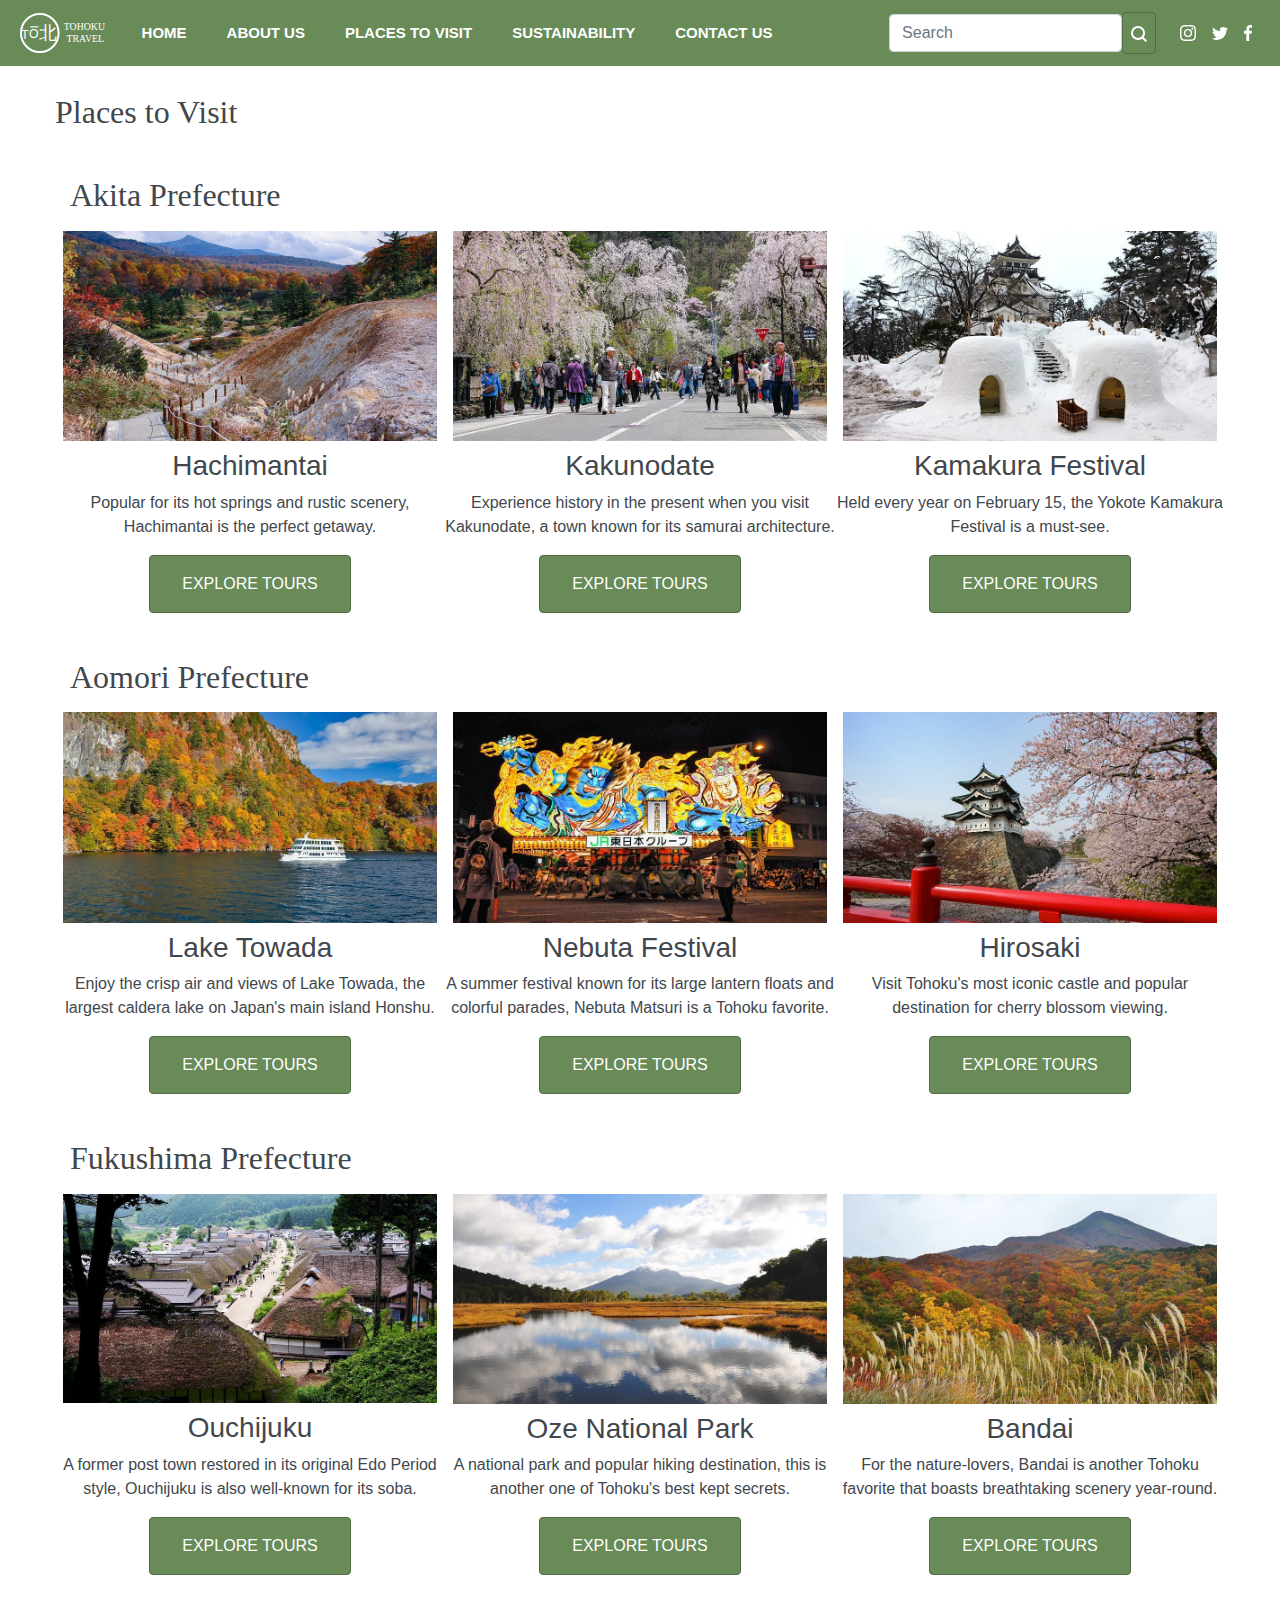
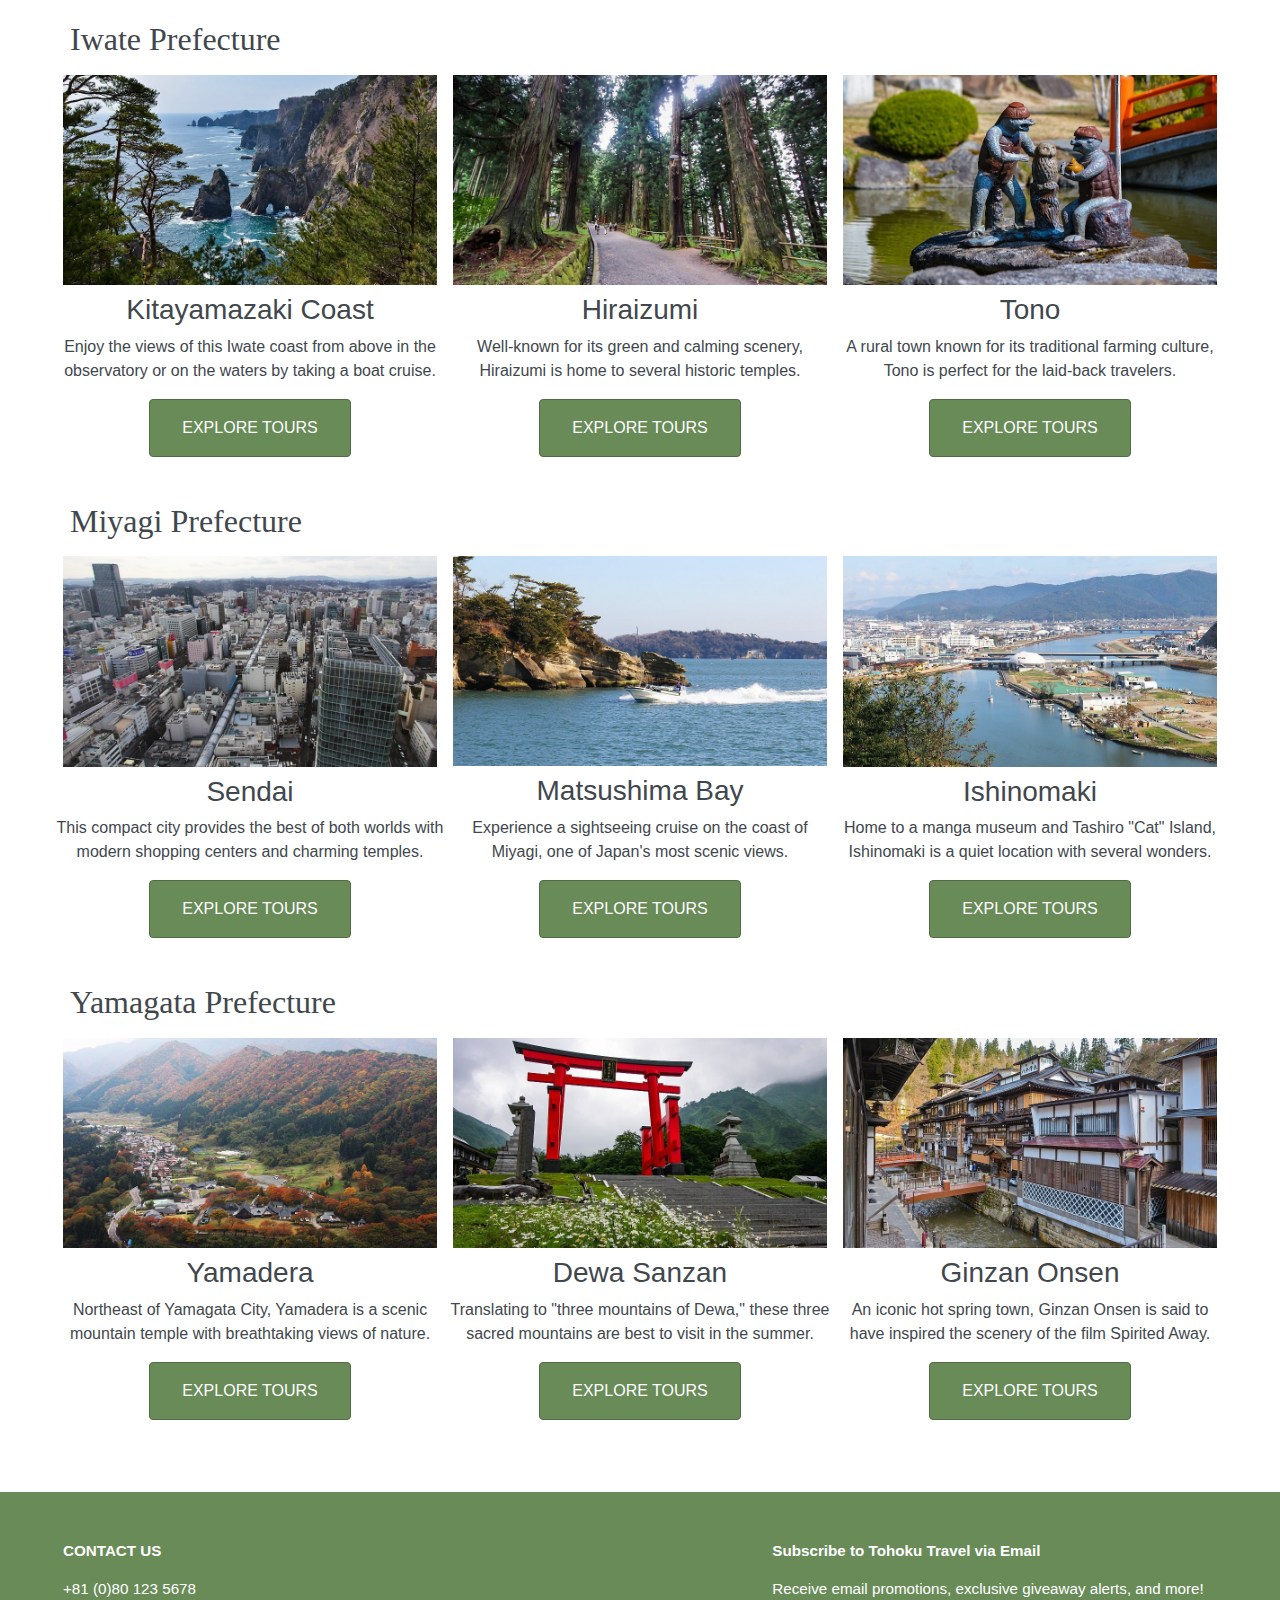
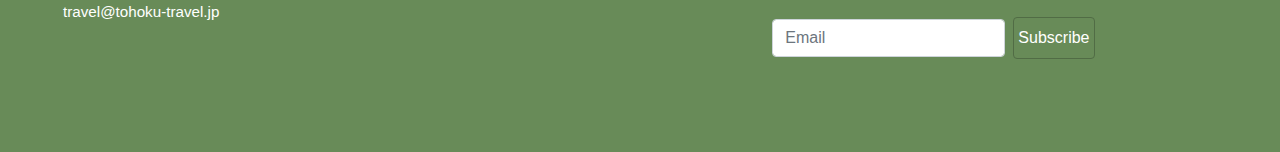
<file: places.html>
<!DOCTYPE html>
<html lang="en">
  <head>
    <meta charset="UTF-8" />
    <meta http-equiv="X-UA-Compatible" content="IE=edge" />
    <meta name="viewport" content="width=device-width, initial-scale=1.0" />
    <title>Tohoku Travel - Places</title>

    <!-- Bootstrap CSS -->
    <link
      rel="stylesheet"
      href="https://maxcdn.bootstrapcdn.com/bootstrap/4.0.0/css/bootstrap.min.css"
      integrity="sha384-Gn5384xqQ1aoWXA+058RXPxPg6fy4IWvTNh0E263XmFcJlSAwiGgFAW/dAiS6JXm"
      crossorigin="anonymous"
    />

    <!-- Assets CSS -->
    <link rel="stylesheet" href="style.css" />

    <!-- Google Fonts -->
  </head>
  <body>
    <a id="top"></a>
    <!-- Navbar -->
    <!-- logo -->
    <nav class="navbar navbar-expand-lg navbar-light">
      <a href="#tours"><img id="logo" src="Assets/logo.svg" /></a>
      <button
        class="navbar-toggler"
        type="button"
        data-toggle="collapse"
        data-target="#navbarSupportedContent"
        aria-controls="navbarSupportedContent"
        aria-expanded="false"
        aria-label="Toggle navigation"
      >
        <span class="navbar-toggler-icon"></span>
      </button>

      <div class="collapse navbar-collapse" id="navbarSupportedContent">
        <ul class="navbar-nav mr-auto">
          <li class="nav-item">
            <a
              class="nav-link"
              href="https://sharlenemay.github.io/tohoku-travel/index.html"
              >Home</a
            >
          </li>
          <li class="nav-item">
            <a
              class="nav-link"
              href="https://sharlenemay.github.io/tohoku-travel/about.html"
              >About Us</a
            >
          </li>
          <li class="nav-item">
            <a
              class="nav-link"
              href="https://sharlenemay.github.io/tohoku-travel/places.html"
              >Places to Visit</a
            >
          </li>
          <!-- <li class="nav-item">
            <a
              class="nav-link"
              href="https://sharlenemay.github.io/tohoku-travel/book.html"
              >Book Your Stay</a
            >
          </li> -->
          <li class="nav-item">
            <a
              class="nav-link"
              href="https://sharlenemay.github.io/tohoku-travel/sustainability.html"
              >Sustainability</a
            >
          </li>
          <li class="nav-item">
            <a
              class="nav-link"
              href="https://sharlenemay.github.io/tohoku-travel/contact.html"
              >Contact Us</a
            >
          </li>
        </ul>
        <form class="form-inline my-2 my-lg-0">
          <input
            id="search-bar"
            class="form-control mr-sm-2"
            type="search"
            placeholder="Search"
            aria-label="Search"
          />
          <button class="btn my-2 my-sm-0" type="submit" id="search-btn">
            <img src="search.svg" alt="search" />
          </button>
        </form>
        <!-- social icons -->
        <a href="https://instagram.com" target="_blank"
          ><img class="socials" src="insta.svg" alt="instagram"
        /></a>
        <a href="https://twitter.com" target="_blank"
          ><img class="socials" src="twitter.svg" alt="twitter"
        /></a>
        <a href="https://facebook.com" target="_blank"
          ><img class="fb" src="facebook.svg"
        /></a>
      </div>
    </nav>

    <!-- places to visit -->
    <div class="container">
      <div class="row">
        <h2 id="places-to-visit">Places to Visit</h2>
      </div>
    </div>

    <div class="container">
      <h2 id="akita">Akita Prefecture</h2>
      <div class="row">
        <div class="col-xs-12 col-sm-12 col-md-4 col-xl-4 prefectures">
          <img
            class="img-fluid"
            src="Assets/goshogake-onsen.jpeg"
            alt="Nyuto Onsen"
          />
          <h3>Hachimantai</h3>
          <p>
            Popular for its hot springs and rustic scenery, Hachimantai is the
            perfect getaway.
          </p>
          <a
            href="https://www.japan-guide.com/e/e3651.html"
            target="_blank"
            class="btn btn-primary"
            >EXPLORE TOURS</a
          >
        </div>
        <div class="col-xs-12 col-sm-12 col-md-4 col-xl-4 prefectures">
          <img
            class="img-fluid"
            src="Assets/kakunodate-sakura.jpeg"
            alt="Kakunodate"
          />
          <h3>Kakunodate</h3>
          <p>
            Experience history in the present when you visit Kakunodate, a town
            known for its samurai architecture.
          </p>
          <a
            href="https://www.japan-guide.com/e/e3601.html"
            target="_blank"
            class="btn btn-primary"
            >EXPLORE TOURS</a
          >
        </div>
        <div class="col-xs-12 col-sm-12 col-md-4 col-xl-4 prefectures">
          <img
            class="img-fluid"
            src="Assets/yokote-castle-and-kamakura.jpeg"
            alt="Yokote Castle"
          />
          <h3>Kamakura Festival</h3>
          <p>
            Held every year on February 15, the Yokote Kamakura Festival is a
            must-see.
          </p>
          <a
            href="https://www.japan-guide.com/e/e3690.html"
            target="_blank"
            class="btn btn-primary"
            >EXPLORE TOURS</a
          >
        </div>
      </div>

      <h2 id="aomori">Aomori Prefecture</h2>
      <div class="row">
        <div class="col-xs-12 col-sm-12 col-md-4 col-xl-4 prefectures">
          <img
            class="img-fluid"
            src="Assets/lake-towada.jpeg"
            alt="Lake Towada"
          />
          <h3>Lake Towada</h3>
          <p>
            Enjoy the crisp air and views of Lake Towada, the largest caldera
            lake on Japan's main island Honshu.
          </p>
          <a
            href="https://www.japan-guide.com/e/e3778.html"
            target="_blank"
            class="btn btn-primary"
            >EXPLORE TOURS</a
          >
        </div>
        <div class="col-xs-12 col-sm-12 col-md-4 col-xl-4 prefectures">
          <img
            class="img-fluid"
            src="Assets/nebuta-festival.jpeg"
            alt="Nebuta Festival"
          />
          <h3>Nebuta Festival</h3>
          <p>
            A summer festival known for its large lantern floats and colorful
            parades, Nebuta Matsuri is a Tohoku favorite.
          </p>
          <a
            href="https://www.japan-guide.com/e/e3755.html"
            target="_blank"
            class="btn btn-primary"
            >EXPLORE TOURS</a
          >
        </div>
        <div class="col-xs-12 col-sm-12 col-md-4 col-xl-4 prefectures">
          <img
            class="img-fluid"
            src="Assets/hirosaki-castle.jpeg"
            alt="Hirosaki Castle"
          />
          <h3>Hirosaki</h3>
          <p>
            Visit Tohoku's most iconic castle and popular destination for cherry
            blossom viewing.
          </p>
          <a
            href="https://www.japan-guide.com/e/e3700.html"
            target="_blank"
            class="btn btn-primary"
            >EXPLORE TOURS</a
          >
        </div>
      </div>

      <h2 id="fukushima">Fukushima Prefecture</h2>
      <div class="row">
        <div class="col-xs-12 col-sm-12 col-md-4 col-xl-4 prefectures">
          <img class="img-fluid" src="Assets/ouchijuku.jpeg" alt="Ouchijuku" />
          <h3>Ouchijuku</h3>
          <p>
            A former post town restored in its original Edo Period style,
            Ouchijuku is also well-known for its soba.
          </p>
          <a
            href="https://www.japan-guide.com/e/e7710.html"
            target="_blank"
            class="btn btn-primary"
            >EXPLORE TOURS</a
          >
        </div>
        <div class="col-xs-12 col-sm-12 col-md-4 col-xl-4 prefectures">
          <img
            class="img-fluid"
            src="Assets/oze-national-park.jpeg"
            alt="Oze National Park"
          />
          <h3>Oze National Park</h3>
          <p>
            A national park and popular hiking destination, this is another one
            of Tohoku's best kept secrets.
          </p>
          <a
            href="https://www.japan-guide.com/e/e7440.html"
            target="_blank"
            class="btn btn-primary"
            >EXPLORE TOURS</a
          >
        </div>
        <div class="col-xs-12 col-sm-12 col-md-4 col-xl-4 prefectures">
          <img
            class="img-fluid"
            src="Assets/bandai-mountain.jpeg"
            alt="Bandai Mountain"
          />
          <h3>Bandai</h3>
          <p>
            For the nature-lovers, Bandai is another Tohoku favorite that boasts
            breathtaking scenery year-round.
          </p>
          <a
            href="https://www.japan-guide.com/e/e7750.html"
            target="_blank"
            class="btn btn-primary"
            >EXPLORE TOURS</a
          >
        </div>
      </div>

      <h2 id="iwate">Iwate Prefecture</h2>
      <div class="row">
        <div class="col-xs-12 col-sm-12 col-md-4 col-xl-4 prefectures">
          <img
            class="img-fluid"
            src="Assets/kitayamazaki-coast.jpeg"
            alt="Kitayamazaki Coast"
          />
          <h3>Kitayamazaki Coast</h3>
          <p>
            Enjoy the views of this Iwate coast from above in the observatory or
            on the waters by taking a boat cruise.
          </p>
          <a
            href="https://www.japan-guide.com/e/e5034.html"
            target="_blank"
            class="btn btn-primary"
            >EXPLORE TOURS</a
          >
        </div>
        <div class="col-xs-12 col-sm-12 col-md-4 col-xl-4 prefectures">
          <img
            class="img-fluid"
            src="Assets/hiraizumi.jpeg"
            alt="Chusonji Temple"
          />
          <h3>Hiraizumi</h3>
          <p>
            Well-known for its green and calming scenery, Hiraizumi is home to
            several historic temples.
          </p>
          <a
            href="https://www.japan-guide.com/e/e5000.html"
            target="_blank"
            class="btn btn-primary"
            >EXPLORE TOURS</a
          >
        </div>
        <div class="col-xs-12 col-sm-12 col-md-4 col-xl-4 prefectures">
          <img class="img-fluid" src="Assets/tono.jpeg" alt="Tono" />
          <h3>Tono</h3>
          <p>
            A rural town known for its traditional farming culture, Tono is
            perfect for the laid-back travelers.
          </p>
          <a
            href="https://www.japan-guide.com/e/e5060.html"
            target="_blank"
            class="btn btn-primary"
            >EXPLORE TOURS</a
          >
        </div>
      </div>

      <h2 id="miyagi">Miyagi Prefecture</h2>
      <div class="row">
        <div class="col-xs-12 col-sm-12 col-md-4 col-xl-4 prefectures">
          <img
            class="img-fluid"
            src="Assets/sendai.jpeg"
            alt="Sendai Downtown"
          />
          <h3>Sendai</h3>
          <p>
            This compact city provides the best of both worlds with modern
            shopping centers and charming temples.
          </p>
          <a
            href="https://www.japan-guide.com/e/e5156.html"
            target="_blank"
            class="btn btn-primary"
            >EXPLORE TOURS</a
          >
        </div>
        <div class="col-xs-12 col-sm-12 col-md-4 col-xl-4 prefectures">
          <img
            class="img-fluid"
            src="Assets/matsushima.jpeg"
            alt="Matsushima Bay"
          />
          <h3>Matsushima Bay</h3>
          <p>
            Experience a sightseeing cruise on the coast of Miyagi, one of
            Japan's most scenic views.
          </p>
          <a
            href="https://www.japan-guide.com/e/e5101.html"
            target="_blank"
            class="btn btn-primary"
            >EXPLORE TOURS</a
          >
        </div>
        <div class="col-xs-12 col-sm-12 col-md-4 col-xl-4 prefectures">
          <img
            class="img-fluid"
            src="Assets/ishinomaki.jpeg"
            alt="Ishinomaki"
          />
          <h3>Ishinomaki</h3>
          <p>
            Home to a manga museum and Tashiro "Cat" Island, Ishinomaki is a
            quiet location with several wonders.
          </p>
          <a
            href="https://www.japan-guide.com/e/e5040.html"
            target="_blank"
            class="btn btn-primary"
            >EXPLORE TOURS</a
          >
        </div>
      </div>

      <h2 id="yamagata">Yamagata Prefecture</h2>
      <div class="row">
        <div class="col-xs-12 col-sm-12 col-md-4 col-xl-4 prefectures">
          <img class="img-fluid" src="Assets/yamadera.jpeg" alt="Yamadera" />
          <h3>Yamadera</h3>
          <p>
            Northeast of Yamagata City, Yamadera is a scenic mountain temple
            with breathtaking views of nature.
          </p>
          <a
            href="https://www.japan-guide.com/e/e7940.html#:~:text=Yamadera%20(%E5%B1%B1%E5%AF%BA)%20is%20a%20scenic,views%20down%20onto%20the%20valley.&text=Yamadera%20is%20also%20known%20for,his%20most%20enduring%20haiku%20there."
            target="_blank"
            class="btn btn-primary"
            >EXPLORE TOURS</a
          >
        </div>
        <div class="col-xs-12 col-sm-12 col-md-4 col-xl-4 prefectures">
          <img
            class="img-fluid"
            src="Assets/yudono-san.jpeg"
            alt="Yudono San"
          />
          <h3>Dewa Sanzan</h3>
          <p>
            Translating to "three mountains of Dewa," these three sacred
            mountains are best to visit in the summer.
          </p>
          <a
            href="https://www.japan-guide.com/e/e7900.html"
            target="_blank"
            class="btn btn-primary"
            >EXPLORE TOURS</a
          >
        </div>
        <div class="col-xs-12 col-sm-12 col-md-4 col-xl-4 prefectures">
          <img
            class="img-fluid"
            src="Assets/ginzan-onsen.jpeg"
            alt="Ginzan Onsen"
          />
          <h3>Ginzan Onsen</h3>
          <p>
            An iconic hot spring town, Ginzan Onsen is said to have inspired the
            scenery of the film Spirited Away.
          </p>
          <a
            href="https://www.japan-guide.com/e/e7975.html"
            target="_blank"
            class="btn btn-primary"
            >EXPLORE TOURS</a
          >
        </div>
      </div>
    </div>

    <!-- footer -->
    <footer class="footer" id="footer-padding">
      <div class="container-fluid">
        <div class="row">
          <div class="col">
            <div class="column-title">Contact Us</div>
            <div class="footer-text margin-top-one">
              +81 (0)80 123 5678 <br />travel@tohoku-travel.jp
            </div>
          </div>
          <div class="col">
            <!-- <div class="column-title">Customer Service</div>
            <div class="footer-text margin-top-one">
              <a href="#footer">Contact Us</a>
            </div>
            <div class="footer-text">
              <a href="#footer">Billing Information</a>
            </div>
            <div class="footer-text">
              <a href="#footer">Reservation Inquiries</a>
            </div>
            <div class="footer-text"><a href="#footer">FAQ</a></div> -->
          </div>
          <div class="col">
            <!-- <div class="column-title">Information</div>
            <div class="footer-text margin-top-one">
              <a href="#footer">About Tohoku Travel</a>
            </div>
            <div class="footer-text"><a href="#footer">Privacy Policy</a></div>
            <div class="footer-text">
              <a href="#footer">Terms & Conditions</a>
            </div>
            <div class="footer-text"><a href="#footer">Press Inquiries</a></div> -->
          </div>
          <div class="col-md-5">
            <div class="subscribe-form-title">
              Subscribe to Tohoku Travel via Email
            </div>
            <div class="subscribe-text margin-top-one">
              Receive email promotions, exclusive giveaway alerts, and more!
            </div>

            <div class="margin-top-one">
              <form class="form-inline my-2 my-lg-0" id="subscribe">
                <input
                  class="form-control mr-sm-2"
                  type="search"
                  placeholder="Email"
                  aria-label="email"
                />
                <button
                  class="btn my-2 my-sm-0"
                  id="subscribe-button"
                  type="submit"
                >
                  Subscribe
                </button>
              </form>
            </div>
          </div>
        </div>
      </div>
    </footer>
  </body>
</html>
</file>
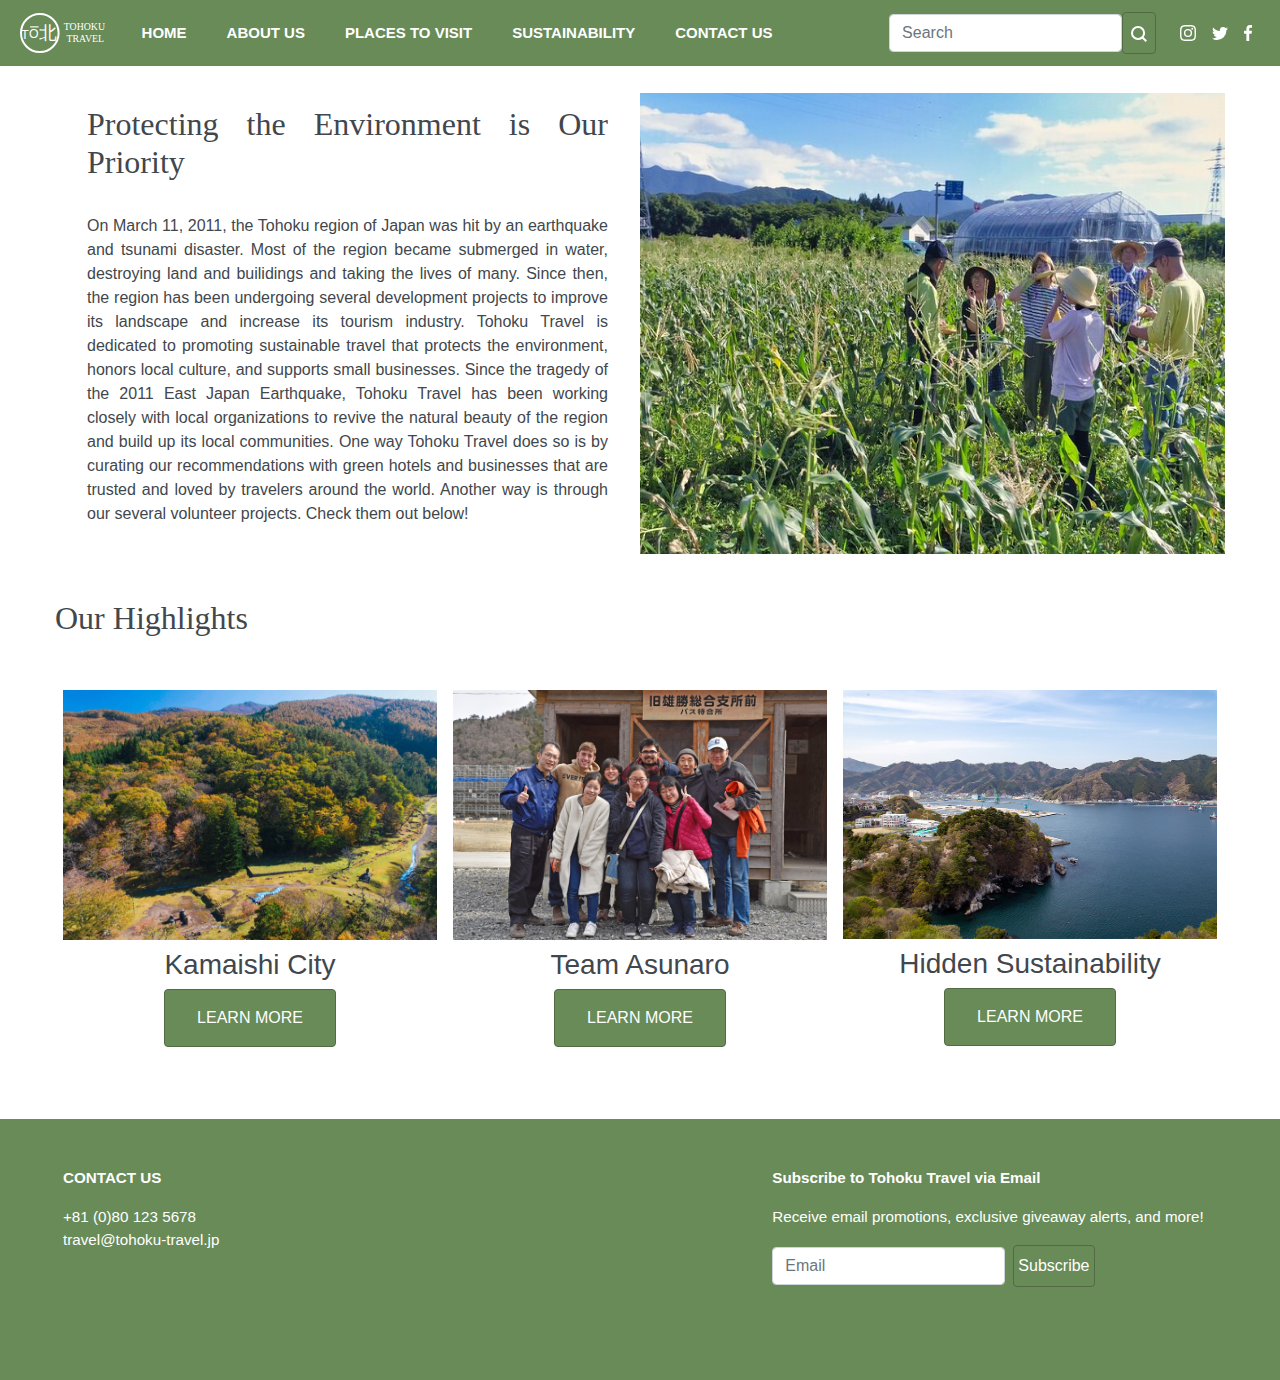
<file: sustainability.html>
<!DOCTYPE html>
<html lang="en">
  <head>
    <meta charset="UTF-8" />
    <meta http-equiv="X-UA-Compatible" content="IE=edge" />
    <meta name="viewport" content="width=device-width, initial-scale=1.0" />
    <title>Tohoku Travel - Sustainability</title>

    <!-- Bootstrap CSS -->
    <link
      rel="stylesheet"
      href="https://maxcdn.bootstrapcdn.com/bootstrap/4.0.0/css/bootstrap.min.css"
      integrity="sha384-Gn5384xqQ1aoWXA+058RXPxPg6fy4IWvTNh0E263XmFcJlSAwiGgFAW/dAiS6JXm"
      crossorigin="anonymous"
    />

    <!-- Assets CSS -->
    <link rel="stylesheet" href="style.css" />

    <!-- Google Fonts -->
  </head>
  <body>
    <!-- Navbar -->
    <!-- logo -->
    <nav class="navbar navbar-expand-lg navbar-light">
      <a href="#tours"><img id="logo" src="Assets/logo.svg" /></a>
      <button
        class="navbar-toggler"
        type="button"
        data-toggle="collapse"
        data-target="#navbarSupportedContent"
        aria-controls="navbarSupportedContent"
        aria-expanded="false"
        aria-label="Toggle navigation"
      >
        <span class="navbar-toggler-icon"></span>
      </button>

      <div class="collapse navbar-collapse" id="navbarSupportedContent">
        <ul class="navbar-nav mr-auto">
          <li class="nav-item">
            <a
              class="nav-link"
              href="https://sharlenemay.github.io/tohoku-travel/index.html"
              >Home</a
            >
          </li>
          <li class="nav-item">
            <a
              class="nav-link"
              href="https://sharlenemay.github.io/tohoku-travel/about.html"
              >About Us</a
            >
          </li>
          <li class="nav-item">
            <a
              class="nav-link"
              href="https://sharlenemay.github.io/tohoku-travel/places.html"
              >Places to Visit</a
            >
          </li>
          <!-- <li class="nav-item">
            <a
              class="nav-link"
              href="https://sharlenemay.github.io/tohoku-travel/book.html"
              >Book Your Stay</a
            >
          </li> -->
          <li class="nav-item">
            <a
              class="nav-link"
              href="https://sharlenemay.github.io/tohoku-travel/sustainability.html"
              >Sustainability</a
            >
          </li>
          <li class="nav-item">
            <a
              class="nav-link"
              href="https://sharlenemay.github.io/tohoku-travel/contact.html"
              >Contact Us</a
            >
          </li>
        </ul>
        <form class="form-inline my-2 my-lg-0">
          <input
            id="search-bar"
            class="form-control mr-sm-2"
            type="search"
            placeholder="Search"
            aria-label="Search"
          />
          <button class="btn my-2 my-sm-0" type="submit" id="search-btn">
            <img src="search.svg" alt="search" />
          </button>
        </form>
        <!-- social icons -->
        <a href="https://instagram.com" target="_blank"
          ><img class="socials" src="insta.svg" alt="instagram"
        /></a>
        <a href="https://twitter.com" target="_blank"
          ><img class="socials" src="twitter.svg" alt="twitter"
        /></a>
        <a href="https://facebook.com" target="_blank"
          ><img class="fb" src="facebook.svg"
        /></a>
      </div>
    </nav>

    <div class="container">
      <div class="row">
        <div class="col-xs-12 col-sm-12 col-md-12 col-xl-6">
          <h2 class="about">Protecting the Environment is Our Priority</h2>
          <p class="about">
            On March 11, 2011, the Tohoku region of Japan was hit by an
            earthquake and tsunami disaster. Most of the region became submerged
            in water, destroying land and builidings and taking the lives of
            many. Since then, the region has been undergoing several development
            projects to improve its landscape and increase its tourism industry.
            Tohoku Travel is dedicated to promoting sustainable travel that
            protects the environment, honors local culture, and supports small
            businesses. Since the tragedy of the 2011 East Japan Earthquake,
            Tohoku Travel has been working closely with local organizations to
            revive the natural beauty of the region and build up its local
            communities. One way Tohoku Travel does so is by curating our
            recommendations with green hotels and businesses that are trusted
            and loved by travelers around the world. Another way is through our
            several volunteer projects. Check them out below!
          </p>
        </div>
        <img
          class="col-xs-12 col-sm-12 col-md-12 col-xl-6"
          src="Assets/akita.jpeg"
          alt="https://www.tripadvisor.com/AttractionProductReview-g1022324-d23232491-Cycling_and_Food_Tour_with_Guide_from_Akita-Semboku_Akita_Prefecture_Tohoku.html"
        />
      </div>
    </div>

    <!-- six prefectures -->
    <div class="container">
      <div class="row">
        <h2 id="six-prefectures">Our Highlights</h2>
      </div>
    </div>

    <div class="container">
      <div class="row">
        <div class="col-xs-12 col-sm-12 col-md-4 col-xl-4 prefectures">
          <img
            class="img-fluid"
            src="Assets/kamaishi-city.jpeg"
            alt="Kamaishi City"
          />
          <h3>Kamaishi City</h3>
          <a
            href="https://zenbird.media/building-a-sustainable-tourism-legacy-in-kamaishi-city/k"
            class="btn btn-primary"
            >LEARN MORE</a
          >
        </div>
        <div class="col-xs-12 col-sm-12 col-md-4 col-xl-4 prefectures">
          <img
            class="img-fluid"
            src="Assets/2018_4_12-Team-Asunaro.jpeg"
            alt="Team Asunaro Student Volunteers"
          />
          <h3>Team Asunaro</h3>
          <a
            href="https://www.jicuf.org/icu-student-hikari-okada-shares-his-volunteer-experience-in-tohoku/"
            class="btn btn-primary"
            >LEARN MORE</a
          >
        </div>
        <div class="col-xs-12 col-sm-12 col-md-4 col-xl-4 prefectures">
          <img
            class="img-fluid"
            src="Assets/tohoku-sustainable.jpeg"
            alt="Tohoku Sustainability"
          />
          <h3>Hidden Sustainability</h3>
          <a
            href="https://zenbird.media/sustainability-in-east-tohoku/"
            class="btn btn-primary"
            >LEARN MORE</a
          >
        </div>
      </div>
    </div>

    <!-- footer -->
    <footer class="footer" id="footer-padding">
      <div class="container-fluid">
        <div class="row">
          <div class="col">
            <div class="column-title">Contact Us</div>
            <div class="footer-text margin-top-one">
              +81 (0)80 123 5678 <br />travel@tohoku-travel.jp
            </div>
          </div>
          <div class="col">
            <!-- <div class="column-title">Customer Service</div>
            <div class="footer-text margin-top-one">
              <a href="#footer">Contact Us</a>
            </div>
            <div class="footer-text">
              <a href="#footer">Billing Information</a>
            </div>
            <div class="footer-text">
              <a href="#footer">Reservation Inquiries</a>
            </div>
            <div class="footer-text"><a href="#footer">FAQ</a></div> -->
          </div>
          <div class="col">
            <!-- <div class="column-title">Information</div>
            <div class="footer-text margin-top-one">
              <a href="#footer">About Tohoku Travel</a>
            </div>
            <div class="footer-text"><a href="#footer">Privacy Policy</a></div>
            <div class="footer-text">
              <a href="#footer">Terms & Conditions</a>
            </div>
            <div class="footer-text"><a href="#footer">Press Inquiries</a></div> -->
          </div>
          <div class="col-md-5">
            <div class="subscribe-form-title">
              Subscribe to Tohoku Travel via Email
            </div>
            <div class="subscribe-text margin-top-one">
              Receive email promotions, exclusive giveaway alerts, and more!
            </div>

            <div class="margin-top-one">
              <form class="form-inline my-2 my-lg-0" id="subscribe">
                <input
                  class="form-control mr-sm-2"
                  type="search"
                  placeholder="Email"
                  aria-label="email"
                />
                <button
                  class="btn my-2 my-sm-0"
                  id="subscribe-button"
                  type="submit"
                >
                  Subscribe
                </button>
              </form>
            </div>
          </div>
        </div>
      </div>
    </footer>
  </body>
</html>
</file>
<file: style.css>
* {
  font-family: Arial, Helvetica, sans-serif;
  color: #41474D;
}

html {
  scroll-behavior: smooth;
}

h1 {
  font-family: Georgia, 'Times New Roman', Times, serif;
  font-size: 3rem;
  padding: .5rem;
}

h2 {
  font-family: Georgia, "Times New Roman", Times, serif;
}

.navbar {
  text-transform: uppercase;
  font-size: 1rem;
  font-size: 15px;
  font-weight: 600;
  padding: 0.75rem 1.25rem;
  background-color: #688B58;
}

.navbar-light .navbar-nav .nav-link {
  color: #ffffff !important;
  padding-left: 2rem;
}
a:visited {
  color: #ffffff !important;
}
a:hover {
  text-decoration: none !important;
}

#search-bar {
  margin-right: 0rem!important;
}

.socials {
  margin: .5rem;
  width: 1rem;
}

.fb {
  width: .5rem;
  margin: .5rem;
}

.container {
  margin-top: 3vh;
  padding: 0 !important;
}

.btn {
  background-color: #688B58;
  color: #ffffff;
  border-color: #516C45;
  padding: 1rem 2rem;
}

#search-btn {
  padding: 0.5rem;
  margin-right: 1rem;
}

#subscribe-button {
  color: #ffffff;
  border-color: #516C45;
  padding: 0.5rem 0.25rem;
}

.hero-caption {
  position:absolute;
  padding-top: 8vh;
  padding-left: 10vh;
  color: white;
  /* text-shadow:
  -1px -1px 0 #000,
  1px -1px 0 #000,
  -1px 1px 0 #000,
  1px 1px 0 #000;   */
}

.d-block {
  /* width: 100vw; */
  height: 80vh;
}

img.icon {
  width: 3vw;
  margin: 0vh 5vw;
  border: 0;
}

img#logo {
  width: 7vw;
  margin: 0rem;
  padding: 0rem;
}

.down-arrow {
  text-align: center;
}

.row {
  margin-bottom: 5vh;
}

.footer {
  font-size: 0.95rem;
  padding: 3rem 2rem;
  background-color: #688B58;
  color: #ffffff !important;
  margin-top: 8vh;
  margin-bottom: 0vh;
}
.column-title {
  font-weight: 700;
  padding-left: 1rem;
  text-transform: uppercase;
  color: white;
}
.footer-text {
  padding-left: 1rem;
  color: white;
}
.margin-top-one {
  margin-top: 1rem;
}

.subscribe-form-title {
  font-weight: 700;
  padding-left: 1rem;
  color: white;
}
.subscribe-text {
  padding-left: 1rem;
  color: white;
}

#subscribe {
  padding-left: 1rem;
  /* color: white; */
}

.hotels-and-tours {
  width: 50vw;
}

#tours-card-text {
  background-color: #E9F0F7;
}

#hotels-card-text {
  background-color: #E9F0F7;
}

.col-xs-12 {
  padding: 0 !important;
}

.prefectures {
  padding: 0.25rem;
}

.img-fluid {
  padding:0.5rem;
}

#about {
  margin-top: 3vh;
}

.about {
  text-align: justify;
  padding: .75rem 2rem;
}

#six-prefectures {
  margin: 0vh;
}

.prefectures {
  text-align: center;
}

.back-to-top {
  text-align: center;
}

#contact {
  padding: 1rem;
  text-align: center;
}

#places-to-visit {
  margin: 0vh;
}
</file>
